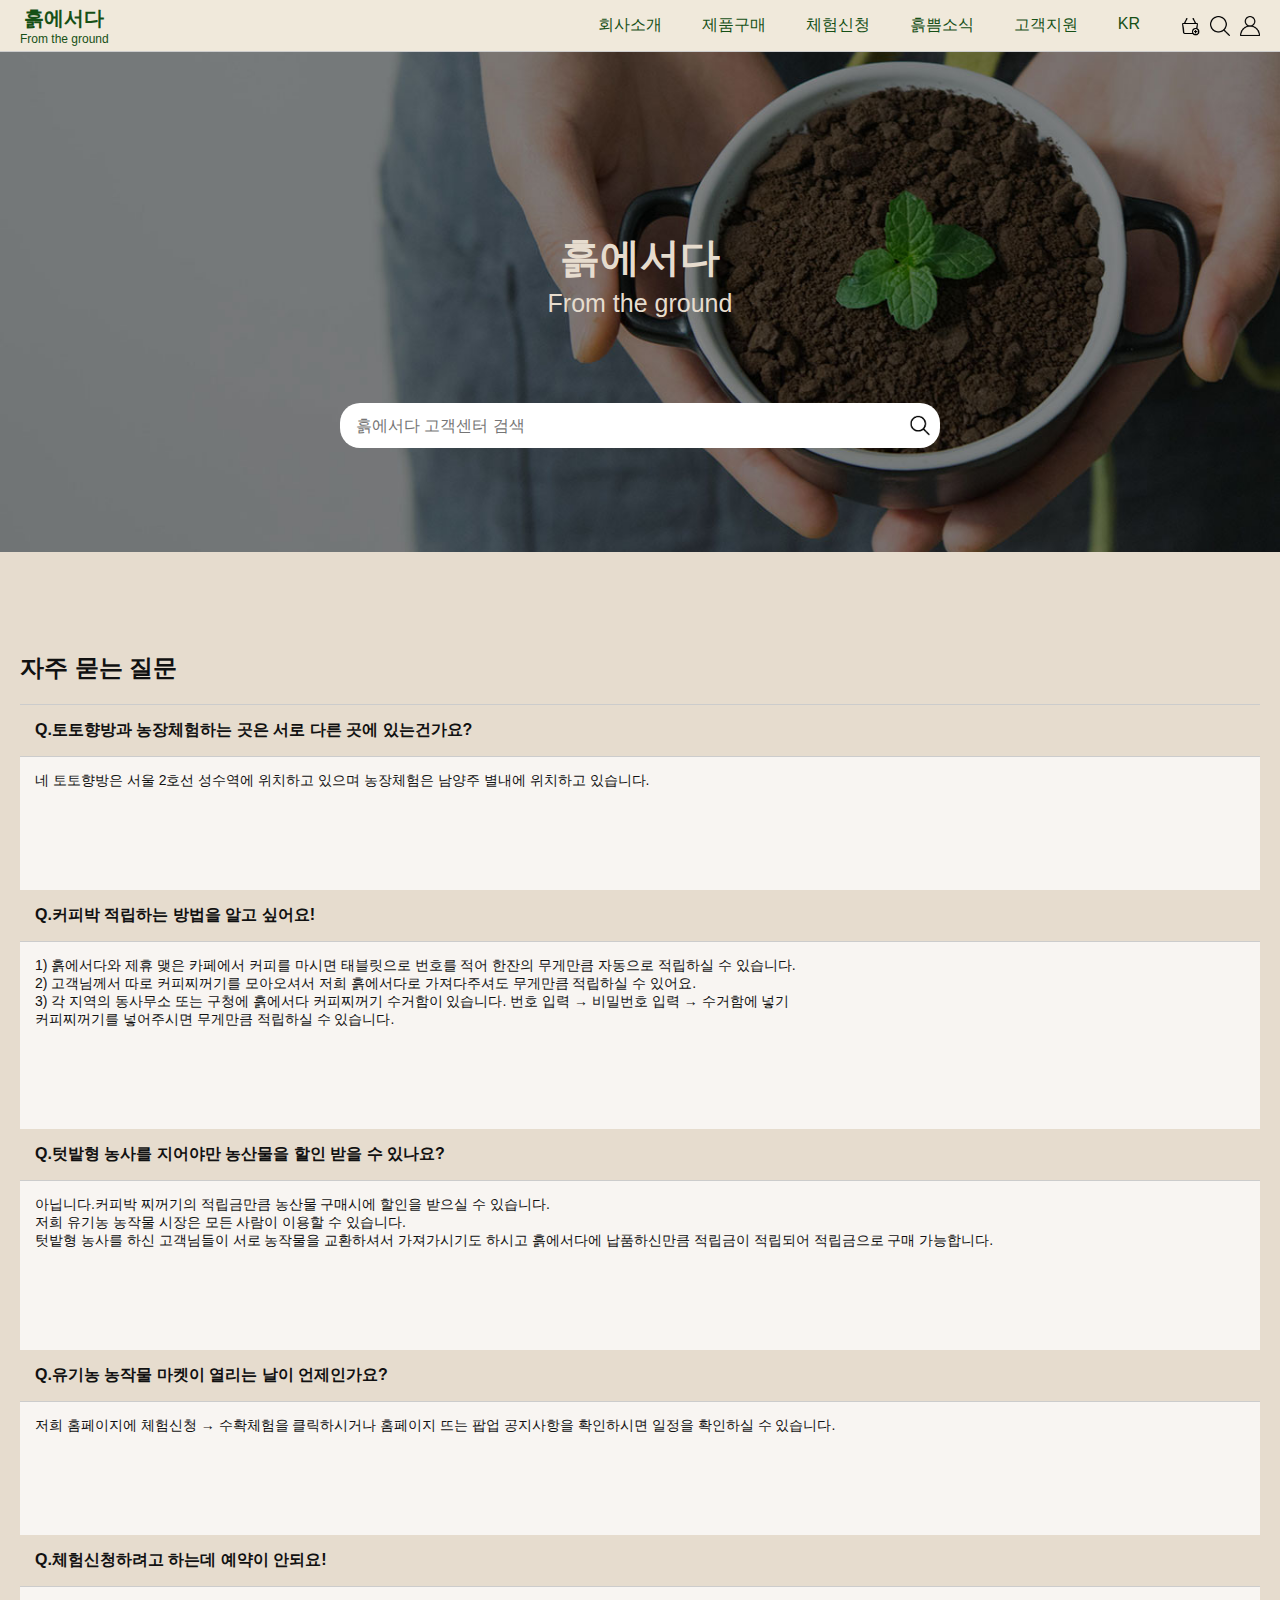
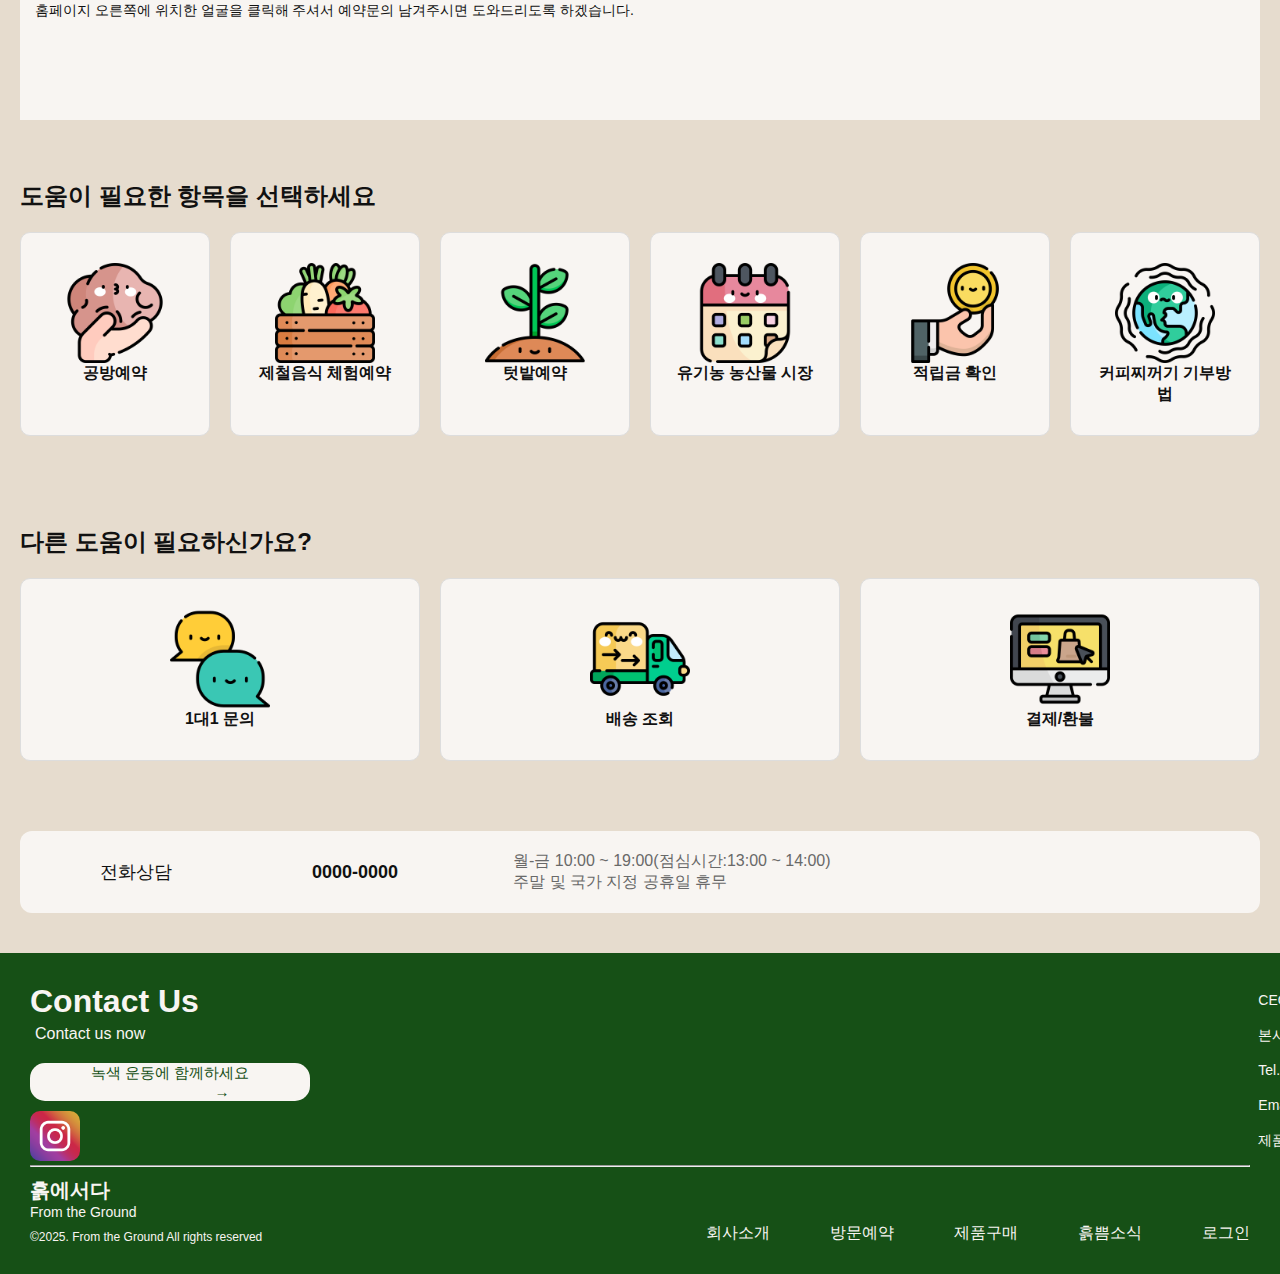
<file: notice.html>
<!DOCTYPE html>
<html lang="en">

<head>
    <meta charset="UTF-8">
    <meta name="viewport" content="width=device-width, initial-scale=1.0">
    <title>Document</title>
</head>
<link rel="stylesheet" href="./CSS/common_style.css">
<link rel="stylesheet" href="./CSS/notice_style.css">

<body>
    <header class="site-header">
        <div class="header-container">
          <div class="logo">
            <a href="./index.html"><h1>흙에서다</h1>
            <p>From the ground</p></a>
          </div>
          <div class="nav-right-group">
            <nav class="main-nav">
              <ul class="menu">
                <li class="has-sub">
                  <a href="#">회사소개</a>
                </li>
                <li class="has-sub">
                  <a href="./product.html">제품구매</a>
                  <ul class="submenu">
                    <li><a href="./product.html">농산물</a></li>
                    <li><a href="./product.html">친환경 제품</a></li>
                  </ul>
                </li>
                <li class="has-sub">
                  <a href="#">체험신청</a>
                  <ul class="submenu">
                    <li><a href="#">토토향방</a></li>
                    <li><a href="#">제철음식</a></li>
                    <li><a href="#">텃밭대여</a></li>
                    <li><a href="#">수확체험</a></li>
                  </ul>
                </li>
                <li><a href="#">흙쁨소식</a></li>
                <li class="has-sub">
                  <a href="./notice.html">고객지원</a>
                  <ul class="submenu">
                    <li><a href="./notice.html">문의하기</a></li>
                    <li><a href="./notice.html">자주하는 질문</a></li>
                  </ul>
                </li>
                <li><a href="#">KR</a></li>
              </ul>
            </nav>
            <div class="header-icons">
              <a href="#" class="icon basket" title="장바구니"></a>
              <a href="#" class="icon search" title="검색"></a>
              <a href="#" class="icon login" title="로그인"></a>
            </div>
          </div>
        </div>
      </header>
    <main>

        <section class="support-hero">
            <h1>흙에서다</h1>
            <p>From the ground</p>
            <div class="search-box">
                <input type="text" placeholder="흙에서다 고객센터 검색">
                <button type="submit"></button>
            </div>
        </section>
        <div class="support-main">
            <section class="faq">
                <h2>자주 묻는 질문</h2>
                <ul>
                    <li class="Q">Q.토토향방과 농장체험하는 곳은 서로 다른 곳에 있는건가요?</li>
                    <li class="answer
                    ">네 토토향방은 서울 2호선 성수역에 위치하고 있으며 농장체험은 남양주 별내에 위치하고 있습니다.</li>
                    <li class="Q">Q.커피박 적립하는 방법을 알고 싶어요!</li>
                    <li class="answer
                    ">1) 흙에서다와 제휴 맺은 카페에서 커피를 마시면 태블릿으로 번호를 적어 한잔의 무게만큼 자동으로 적립하실 수 있습니다.</br>
                        2) 고객님께서 따로 커피찌꺼기를 모아오셔서 저희 흙에서다로 가져다주셔도 무게만큼 적립하실 수 있어요.</br>
                        3) 각 지역의 동사무소 또는 구청에 흙에서다 커피찌꺼기 수거함이 있습니다. 번호 입력 &rarr; 비밀번호 입력 &rarr; 수거함에 넣기</br>
                        커피찌꺼기를 넣어주시면 무게만큼 적립하실 수 있습니다.</li>
                    <li class="Q">Q.텃밭형 농사를 지어야만 농산물을 할인 받을 수 있나요?</li>
                    <li class="answer
                    ">아닙니다.커피박 찌꺼기의 적립금만큼 농산물 구매시에 할인을 받으실 수 있습니다.</br> 저희 유기농 농작물 시장은 모든 사람이 이용할 수 있습니다.</br> 텃밭형 농사를 하신 고객님들이 서로 농작물을 교환하셔서 가져가시기도 하시고 흙에서다에 납품하신만큼 적립금이 적립되어 적립금으로 구매 가능합니다.   </li>
                    <li class="Q">Q.유기농 농작물 마켓이 열리는 날이 언제인가요?
                        <li class="answer
                        ">저희 홈페이지에 체험신청 &rarr; 수확체험을 클릭하시거나 홈페이지 뜨는 팝업 공지사항을 확인하시면 일정을 확인하실 수 있습니다.</li>
                    </li>
                    <li class="Q">Q.체험신청하려고 하는데 예약이 안되요!</li>
                    <li class="answer
                    "> 홈페이지 오른쪽에 위치한 얼굴을 클릭해 주셔서 예약문의 남겨주시면 도와드리도록 하겠습니다.</li>
                </ul>
            </section>
            <section class="help-categories">
                <h2>도움이 필요한 항목을 선택하세요</h2>
                <div class="grid-box">
                    <div class="help-card">
                        <div class="coffeeclay qna_icon"></div>공방예약
                    </div>
                    <div class="help-card">
                        <div class="food qna_icon"></div>제철음식 체험예약
                    </div>
                    <div class="help-card">
                        <div class="garden qna_icon"></div>텃밭예약
                    </div>
                    <div class="help-card">
                        <div class="market qna_icon"></div>유기농 농산물 시장
                    </div>
                    <div class="help-card">
                        <div class="savings qna_icon"></div>적립금 확인
                    </div>
                    <div class="help-card">
                        <div class="donation qna_icon"></div>커피찌꺼기 기부방법
                    </div>
                </div>
            </section>
            <section class="help-others">
                <h2>다른 도움이 필요하신가요?</h2>
                <div class="grid-box">
                    <div class="help-card">
                        <div class="qna qna_icon"></div>1대1 문의
                    </div>
                    <div class="help-card">
                        <div class="delivery qna_icon"></div>배송 조회
                    </div>
                    <div class="help-card">
                        <div class="refund qna_icon"></div> 결제/환불
                    </div>
                </div>
                <section class="phonecall">
                    <div class="phone-1">전화상담</div>
                    <div class="phone-2">0000-0000</div>
                    <div class="phone-3">월-금 10:00 ~ 19:00(점심시간:13:00 ~ 14:00)</br>
                    주말 및 국가 지정 공휴일 휴무</div>
                </section>
            </section>
        </div>
    </main>
    <footer class="footer">
        <div class="footer-top">
            <div class="footer-left">
                <h2>Contact Us</h2>
                <p>Contact us now</p>
                <div class="footer-input">
                    <button>녹색 운동에 함께하세요 &nbsp;&nbsp;&nbsp;&nbsp;&nbsp;&nbsp;&nbsp;&nbsp;&nbsp;&nbsp;&nbsp;&nbsp;&nbsp;&nbsp;&nbsp;&nbsp;&nbsp;&nbsp;&nbsp;&nbsp;&nbsp;&nbsp;&nbsp;&nbsp;&nbsp;&rarr;</button>
                </div>
                <div class="footer-middle">
                    <a href="https://www.instagram.com" target="_blank" class="insta-box"></a>
                </div>
            </div>
            <div class="footer-right">
                <p>CEO. 정명디 &nbsp;&nbsp; 사업자등록번호. 000-00-0000</p>
                <p>본사. 경기 성남시 판교로 동해누리길 258</p>
                <p>Tel. 031-0000-0000</p>
                <p>Email. sales@ground.co.kr</p>
                <p>제품문의. 031-0000-0000 &nbsp;&nbsp; Email. info@ground.co.kr</p>
            </div>
        </div>

        <hr>

        <div class="footer-bottom">
            <div class="logo-area">
                <h3>흙에서다</h3>
                <p>From the Ground</p>
                <small>©2025. From the Ground All rights reserved</small>
            </div>
            <ul class="footer-nav">
                <li><a href="#">회사소개</a></li>
                <li><a href="#">방문예약</a></li>
                <li><a href="#">제품구매</a></li>
                <li><a href="#">흙쁨소식</a></li>
                <li><a href="#">로그인</a></li>
                <li><a href="#">고객지원</a></li>
                <li><a href="#">장바구니</a></li>
                <li><a href="#">검색</a></li>
            </ul>
        </div>
    </footer>

</body>

</html>
</file>
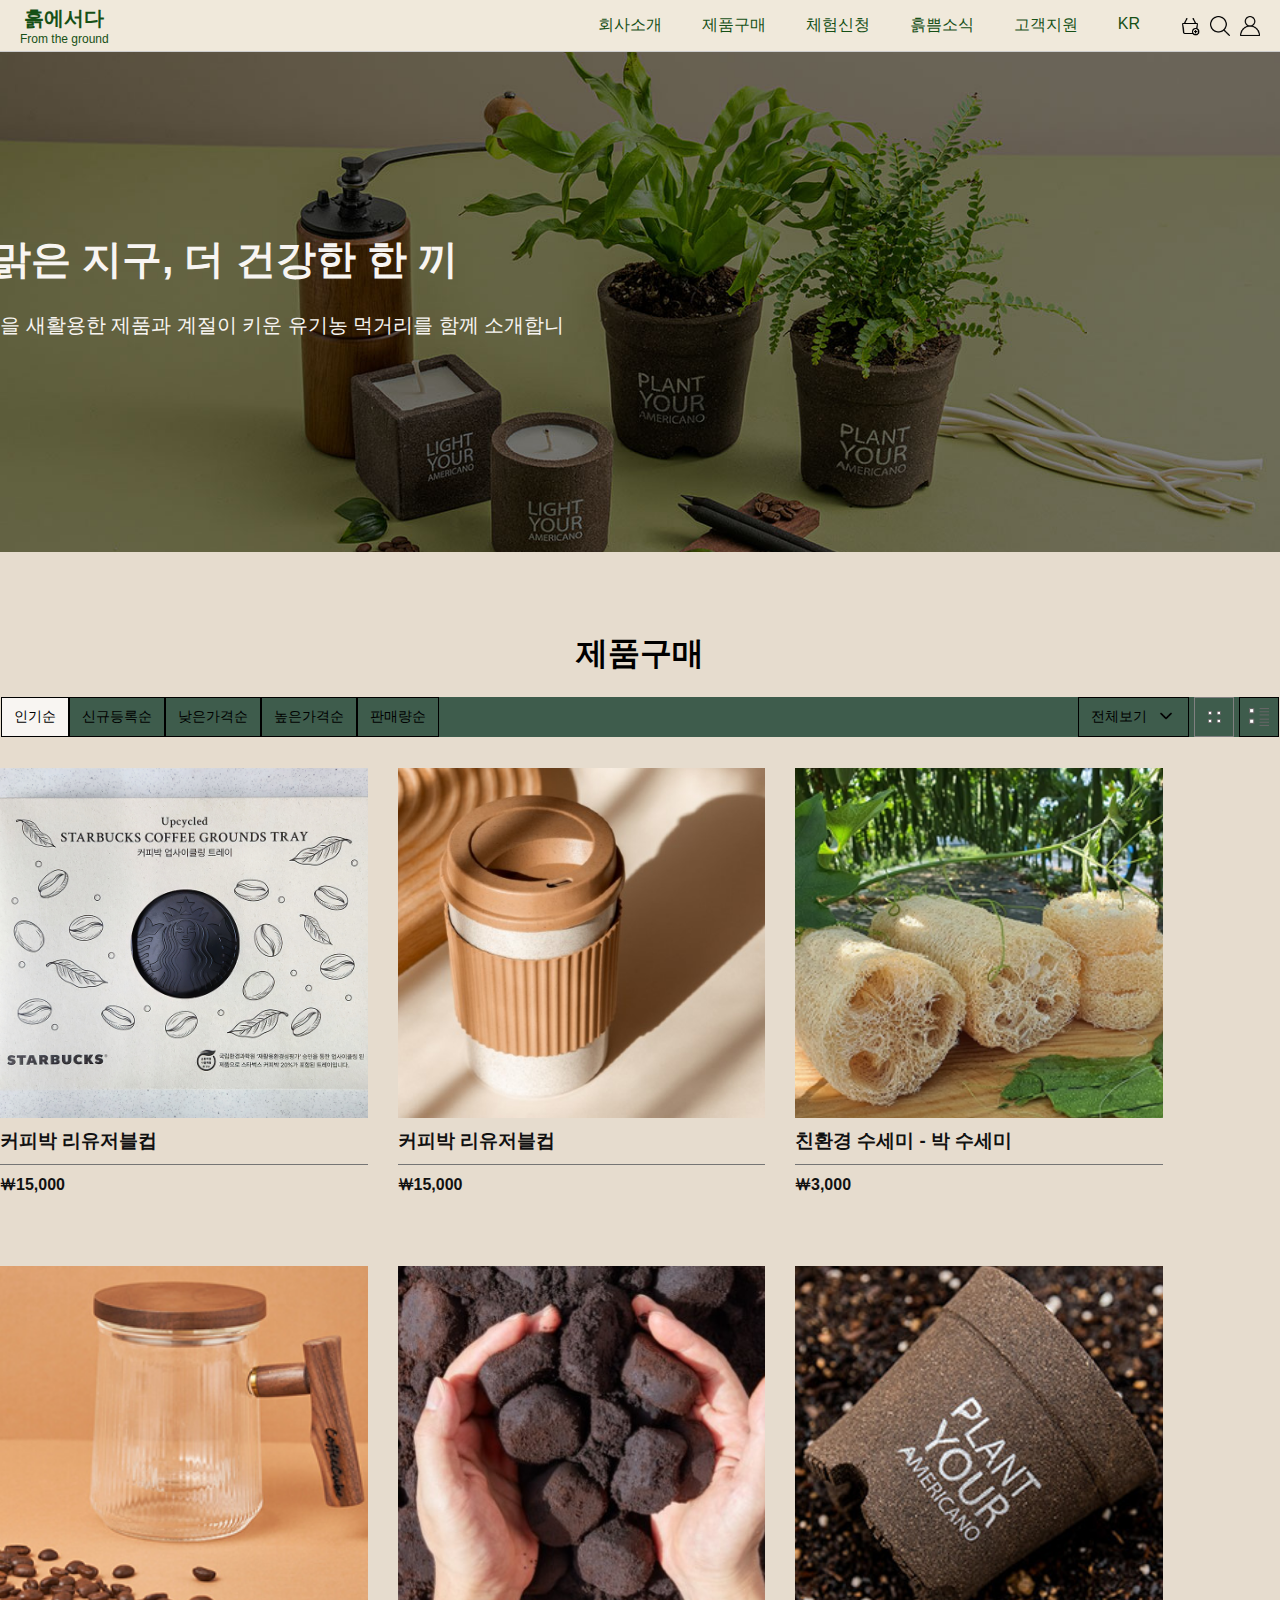
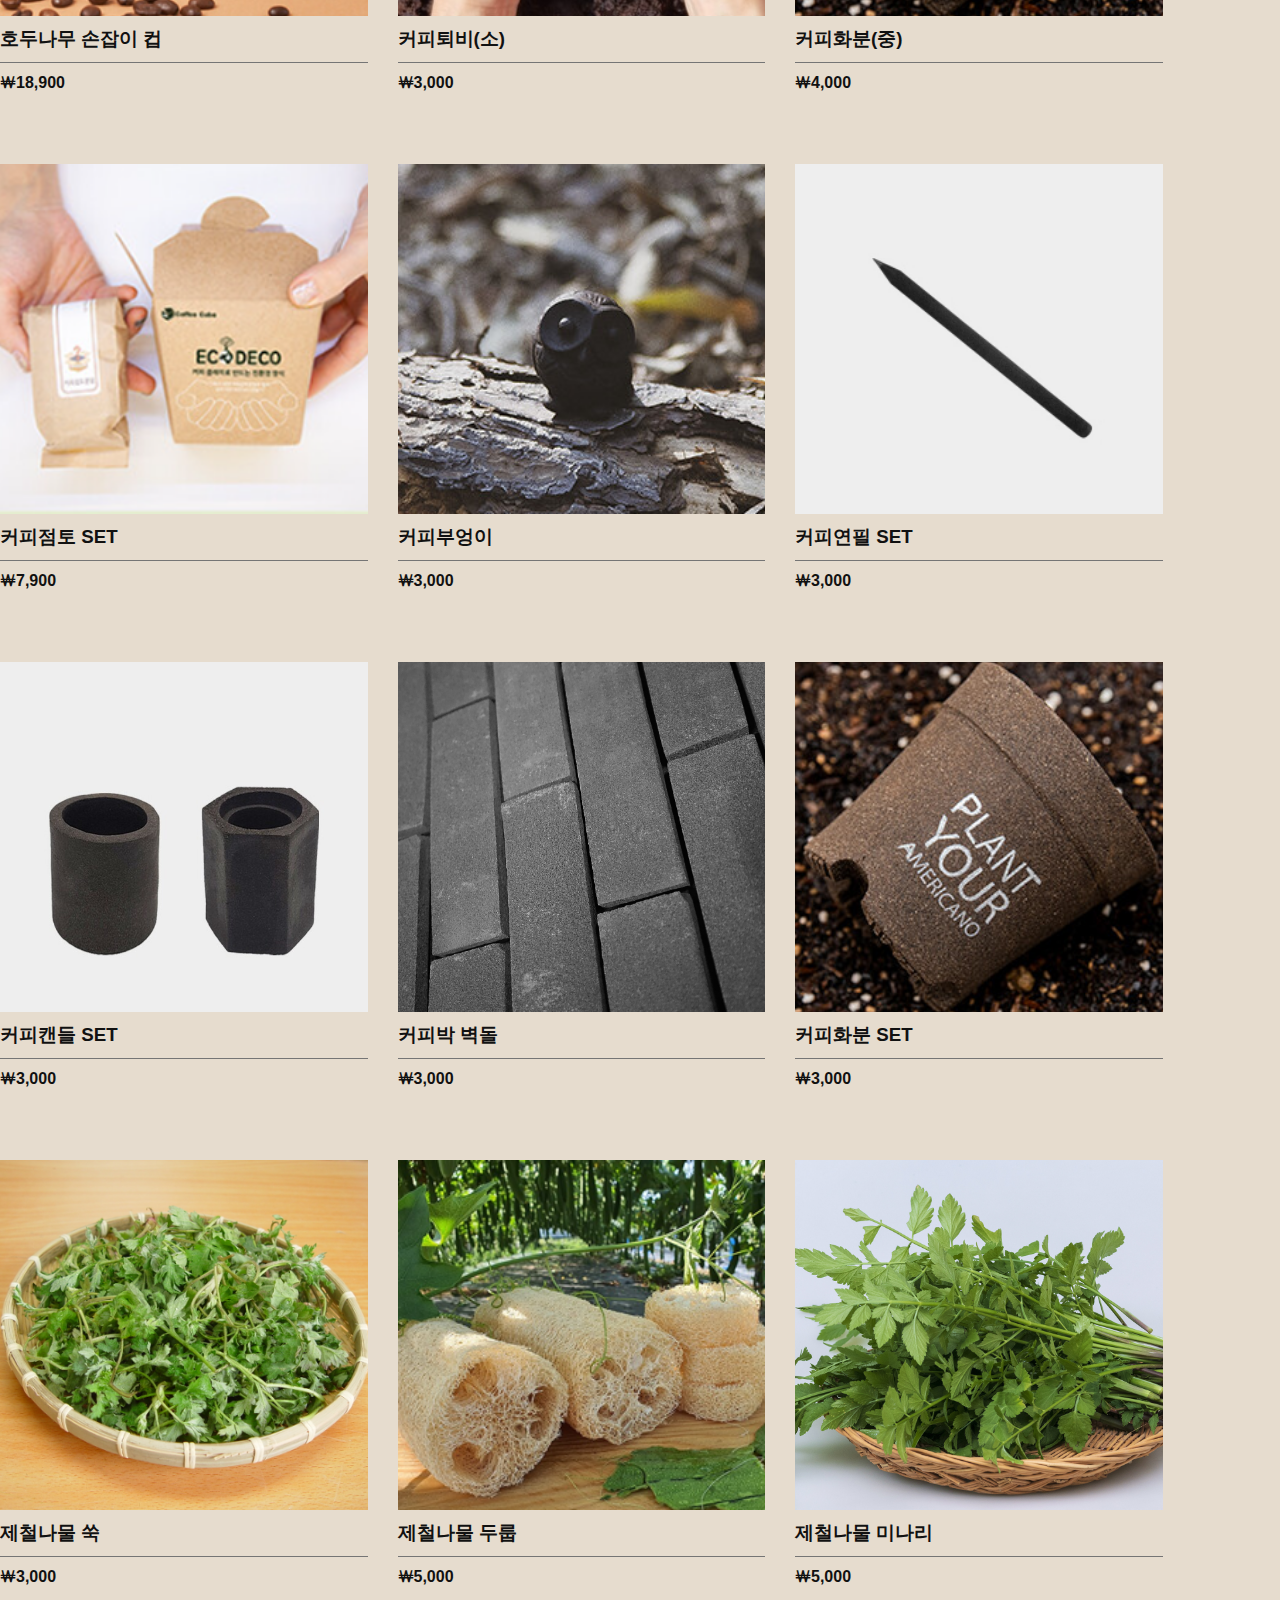
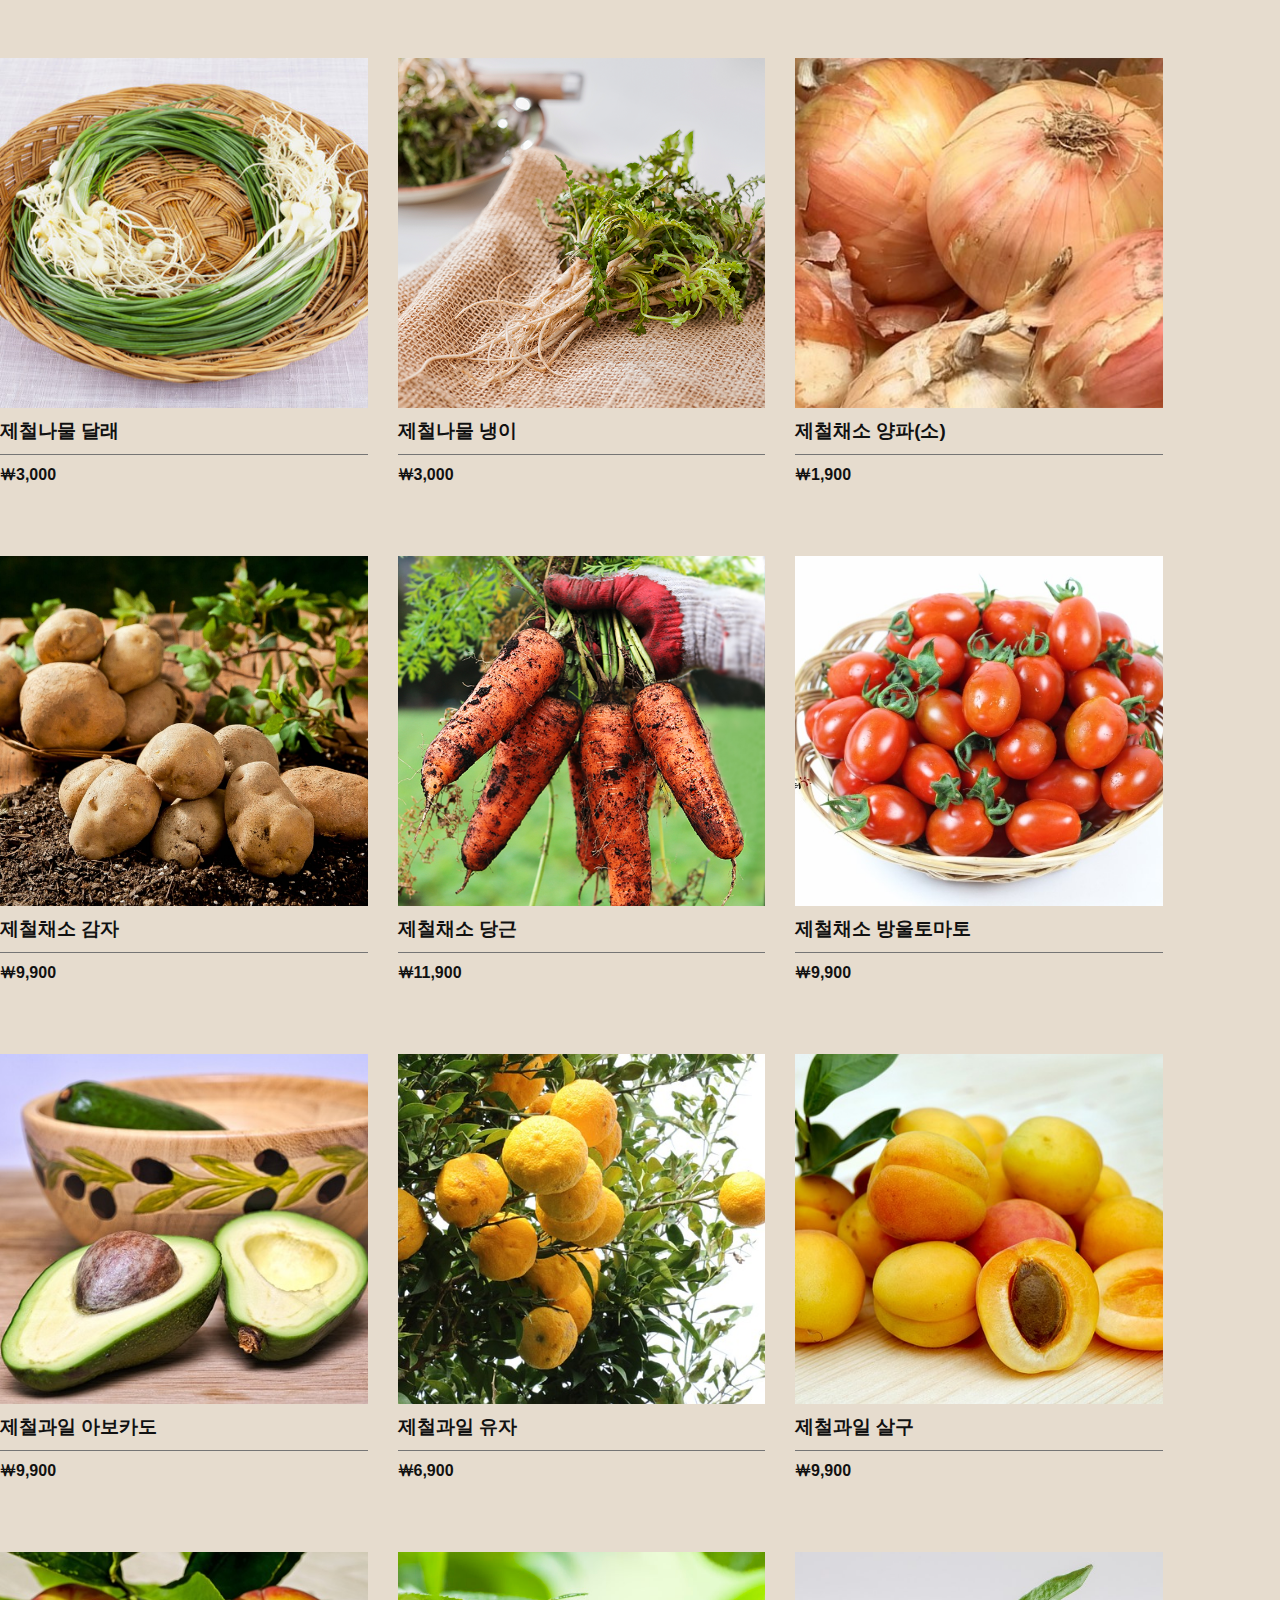
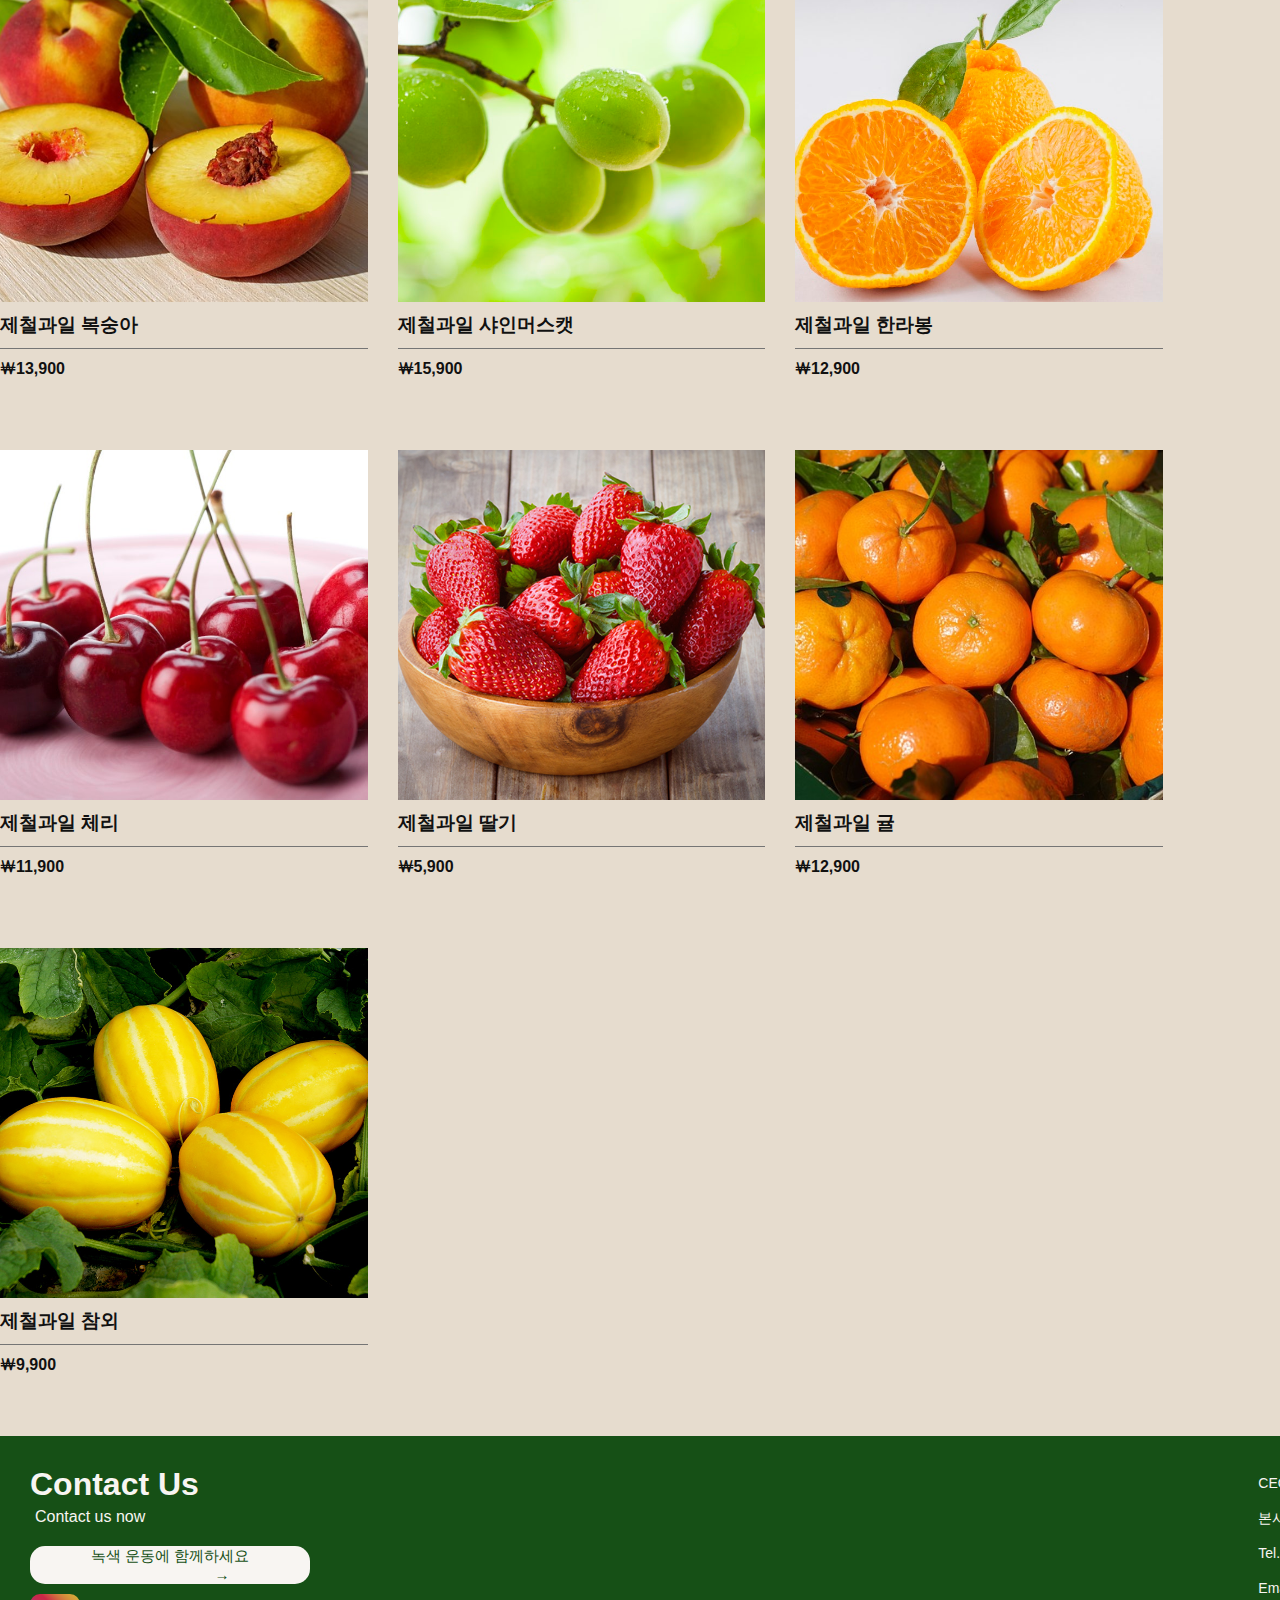
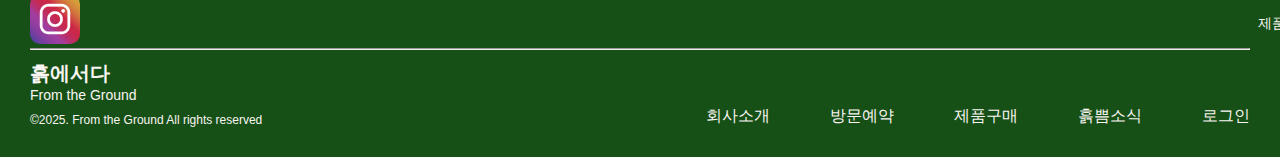
<file: product.html>
<!DOCTYPE html>
<html lang="en">

<head>
    <meta charset="UTF-8">
    <meta http-equiv="X-UA-Compatible" content="IE=edge">
    <meta name="viewport" content="width=device-width, initial-scale=1.0">
    <title>Document</title>
    <link rel="stylesheet" href="./CSS/common_style.css">
    <link rel="stylesheet" href="./CSS/product_style.css">
    <!-- common.css 공통css, header, footer -->
</head>
<body>
    <header class="site-header">
        <div class="header-container">
          <div class="logo">
            <a href="./index.html"><h1>흙에서다</h1>
            <p>From the ground</p></a>
          </div>
          <div class="nav-right-group">
            <nav class="main-nav">
              <ul class="menu">
                <li class="has-sub">
                  <a href="#">회사소개</a>
                </li>
                <li class="has-sub">
                  <a href="./product.html">제품구매</a>
                  <ul class="submenu">
                    <li><a href="./product.html">농산물</a></li>
                    <li><a href="./product.html">친환경 제품</a></li>
                  </ul>
                </li>
                <li class="has-sub">
                  <a href="#">체험신청</a>
                  <ul class="submenu">
                    <li><a href="#">토토향방</a></li>
                    <li><a href="#">제철음식</a></li>
                    <li><a href="#">텃밭대여</a></li>
                    <li><a href="#">수확체험</a></li>
                  </ul>
                </li>
                <li><a href="#">흙쁨소식</a></li>
                <li class="has-sub">
                  <a href="./notice.html">고객지원</a>
                  <ul class="submenu">
                    <li><a href="./notice.html">문의하기</a></li>
                    <li><a href="./notice.html">자주하는 질문</a></li>
                  </ul>
                </li>
                <li><a href="#">KR</a></li>
              </ul>
            </nav>
            <div class="header-icons">
              <a href="#" class="icon basket" title="장바구니"></a>
              <a href="#" class="icon search" title="검색"></a>
              <a href="#" class="icon login" title="로그인"></a>
            </div>
          </div>
        </div>
      </header>
    <main>
        <section class="main_img">
            <div class="text_cont">
                <h1>더 맑은 지구, 더 건강한 한 끼</h1>
                <p>커피박을 새활용한 제품과 계절이 키운 유기농 먹거리를 함께 소개합니다.</p>
            </div>
        </section>
        <section class="product-sec">
            <h2>제품구매</h2>
            <div class="product-listmenu">
                <ul class="category-nav">
                    <li><a href="#" class="fam_1">인기순</a></li>
                    <li><a href="#">신규등록순</a></li>
                    <li><a href="#">낮은가격순</a></li>
                    <li><a href="#">높은가격순</a></li>
                    <li><a href="#">판매량순</a></li>
                </ul>
                <div class="view-options">
                    <div class="dropdown">
                        <div>전체보기 <span class="arrow"></span></div>
                    </div>
                    <div class="icon-grid sub-icon" title="그리드 보기"></div>
                    <div class="icon-list sub-icon" title="리스트 보기"></div>
                </div>
            </div>
            <article>
                <figure>
                    <a href="#">
                        <div class="tray">
                        </div>
                        <figcaption class="product">
                            <h3>커피박 리유저블컵
                            </h3>
                            <h4>￦15,000</h4>
                        </figcaption>
                    </a>
                </figure>
                <figure>
                    <a href="#">
                        <div class="cup">
                        </div>
                        <figcaption class="product">
                            <h3>커피박 리유저블컵
                            </h3>
                            <h4>￦15,000</h4>
                        </figcaption>
                    </a>
                </figure>
                <figure>
                    <a href="#">
                        <div class="bak">
                        </div>
                        <figcaption class="product">
                            <h3>친환경 수세미 -
                                박 수세미</h3>
                            <h4>￦3,000</h4>
                        </figcaption>
                    </a>
                </figure>
                <figure>
                    <a href="#">
                        <div class="cup_1">
                        </div>
                        <figcaption class="product">
                            <h3>호두나무 손잡이 컵
                            </h3>
                            <h4>￦18,900</h4>
                        </figcaption>
                    </a>
                </figure>
                <figure>
                    <a href="#">
                        <div class="compost">
                        </div>
                        <figcaption class="product">
                            <h3>커피퇴비(소)
                            </h3>
                            <h4>￦3,000</h4>
                        </figcaption>
                    </a>
                </figure>
                <figure>
                    <a href="#">
                        <div class="flowerpot">
                        </div>
                        <figcaption class="product">
                            <h3>커피화분(중)
                            </h3>
                            <h4>￦4,000</h4>
                        </figcaption>
                    </a>
                </figure>
                <figure>
                    <a href="#">
                        <div class="clay">
                        </div>
                        <figcaption class="product">
                            <h3>커피점토 SET
                            </h3>
                            <h4>￦7,900</h4>
                        </figcaption>
                    </a>
                </figure>
                <figure>
                    <a href="#">
                        <div class="owl">
                        </div>
                        <figcaption class="product">
                            <h3>커피부엉이
                            </h3>
                            <h4>￦3,000</h4>
                        </figcaption>
                    </a>
                </figure>
                <figure>
                    <a href="#">
                        <div class="pan">
                        </div>
                        <figcaption class="product">
                            <h3>커피연필 SET
                            </h3>
                            <h4>￦3,000</h4>
                        </figcaption>
                    </a>
                </figure>
                <figure>
                    <a href="#">
                        <div class="can">
                        </div>
                        <figcaption class="product">
                            <h3>커피캔들 SET
                            </h3>
                            <h4>￦3,000</h4>
                        </figcaption>
                    </a>
                </figure>
                <figure>
                    <a href="#">
                        <div class="brick">
                        </div>
                        <figcaption class="product">
                            <h3>커피박 벽돌
                            </h3>
                            <h4>￦3,000</h4>
                        </figcaption>
                    </a>
                </figure>
                <figure>
                    <a href="#">
                        <div class="flow_set">
                        </div>
                        <figcaption class="product">
                            <h3>커피화분 SET
                            </h3>
                            <h4>￦3,000</h4>
                        </figcaption>
                    </a>
                </figure>
                <figure>
                    <a href="#">
                        <div class="mugwort">
                        </div>
                        <figcaption class="product">
                            <h3>제철나물 쑥
                            </h3>
                            <h4>￦3,000</h4>
                        </figcaption>
                    </a>
                </figure>
                <figure>
                    <a href="#">
                        <div class="durub">
                        </div>
                        <figcaption class="product">
                            <h3>제철나물 두룹
                            </h3>
                            <h4>￦5,000</h4>
                        </figcaption>
                    </a>
                </figure>
                <figure>
                    <a href="#">
                        <div class="minari">
                        </div>
                        <figcaption class="product">
                            <h3>제철나물 미나리
                            </h3>
                            <h4>￦5,000</h4>
                        </figcaption>
                    </a>
                </figure>
                <figure>
                    <a href="#">
                        <div class="dallae">
                        </div>
                        <figcaption class="product">
                            <h3>제철나물 달래
                            </h3>
                            <h4>￦3,000</h4>
                        </figcaption>
                    </a>
                </figure>
                <figure>
                    <a href="#">
                        <div class="naengi">
                        </div>
                        <figcaption class="product">
                            <h3>제철나물 냉이
                            </h3>
                            <h4>￦3,000</h4>
                        </figcaption>
                    </a>
                </figure>
                <figure>
                    <a href="#">
                        <div class="onion
                        ">
                        </div>
                        <figcaption class="product">
                            <h3>제철채소 양파(소)
                            </h3>
                            <h4>￦1,900</h4>
                        </figcaption>
                    </a>
                </figure>
                <figure>
                    <a href="#">
                        <div class="potato">
                        </div>
                        <figcaption class="product">
                            <h3>제철채소 감자
                            </h3>
                            <h4>￦9,900</h4>
                        </figcaption>
                    </a>
                </figure>
                <figure>
                    <a href="#">
                        <div class="carrot">
                        </div>
                        <figcaption class="product">
                            <h3>제철채소 당근
                            </h3>
                            <h4>￦11,900</h4>
                        </figcaption>
                    </a>
                </figure>
                <figure>
                    <a href="#">
                        <div class="tomato">
                        </div>
                        <figcaption class="product">
                            <h3>제철채소 방울토마토
                            </h3>
                            <h4>￦9,900</h4>
                        </figcaption>
                    </a>
                </figure>
                <figure>
                    <a href="#">
                        <div class="abocado">
                        </div>
                        <figcaption class="product">
                            <h3>제철과일 아보카도
                            </h3>
                            <h4>￦9,900</h4>
                        </figcaption>
                    </a>
                </figure>
                <figure>
                    <a href="#">
                        <div class="uja">
                        </div>
                        <figcaption class="product">
                            <h3>제철과일 유자
                            </h3>
                            <h4>￦6,900</h4>
                        </figcaption>
                    </a>
                </figure>
                <figure>
                    <a href="#">
                        <div class="salgu">
                        </div>
                        <figcaption class="product">
                            <h3>제철과일 살구
                            </h3>
                            <h4>￦9,900</h4>
                        </figcaption>
                    </a>
                </figure>
                <figure>
                    <a href="#">
                        <div class="peach">
                        </div>
                        <figcaption class="product">
                            <h3>제철과일 복숭아
                            </h3>
                            <h4>￦13,900</h4>
                        </figcaption>
                    </a>
                </figure>
                <figure>
                    <a href="#">
                        <div class="shine_muscat">
                        </div>
                        <figcaption class="product">
                            <h3>제철과일 샤인머스캣
                            </h3>
                            <h4>￦15,900</h4>
                        </figcaption>
                    </a>
                </figure>
                <figure>
                    <a href="#">
                        <div class="hallabong">
                        </div>
                        <figcaption class="product">
                            <h3>제철과일 한라봉
                            </h3>
                            <h4>￦12,900</h4>
                        </figcaption>
                    </a>
                </figure>
                <figure>
                    <a href="#">
                        <div class="cherry">
                        </div>
                        <figcaption class="product">
                            <h3>제철과일 체리
                            </h3>
                            <h4>￦11,900</h4>
                        </figcaption>
                    </a>
                </figure>
                <figure>
                    <a href="#">
                        <div class="strawberry">
                        </div>
                        <figcaption class="product">
                            <h3>제철과일 딸기
                            </h3>
                            <h4>￦5,900</h4>
                        </figcaption>
                    </a>
                </figure>
                <figure>
                    <a href="#">
                        <div class="mandarine">
                        </div>
                        <figcaption class="product">
                            <h3>제철과일 귤
                            </h3>
                            <h4>￦12,900</h4>
                        </figcaption>
                    </a>
                </figure>
                <figure>
                    <a href="#">
                        <div class="oriental_melon">
                        </div>
                        <figcaption class="product">
                            <h3>제철과일 참외
                            </h3>
                            <h4>￦9,900</h4>
                        </figcaption>
                    </a>
                </figure>
        </section>
    </main>
    <footer>
        <footer class="footer">
            <div class="footer-top">
                <div class="footer-left">
                    <h2>Contact Us</h2>
                    <p>Contact us now</p>
                    <div class="footer-input">
                        <button>녹색 운동에 함께하세요
                            &nbsp;&nbsp;&nbsp;&nbsp;&nbsp;&nbsp;&nbsp;&nbsp;&nbsp;&nbsp;&nbsp;&nbsp;&nbsp;&nbsp;&nbsp;&nbsp;&nbsp;&nbsp;&nbsp;&nbsp;&nbsp;&nbsp;&nbsp;&nbsp;&nbsp;&rarr;</button>
                    </div>
                    <div class="footer-middle">
                        <a href="https://www.instagram.com" target="_blank" class="insta-box"></a>
                    </div>
                </div>
                <div class="footer-right">
                    <p>CEO. 정명디 &nbsp;&nbsp; 사업자등록번호. 000-00-0000</p>
                    <p>본사. 경기 성남시 판교로 동해누리길 258</p>
                    <p>Tel. 031-0000-0000</p>
                    <p>Email. sales@ground.co.kr</p>
                    <p>제품문의. 031-0000-0000 &nbsp;&nbsp; Email. info@ground.co.kr</p>
                </div>
            </div>

            <hr>

            <div class="footer-bottom">
                <div class="logo-area">
                    <h3>흙에서다</h3>
                    <p>From the Ground</p>
                    <small>©2025. From the Ground All rights reserved</small>
                </div>
                <ul class="footer-nav">
                    <li><a href="#">회사소개</a></li>
                    <li><a href="#">방문예약</a></li>
                    <li><a href="#">제품구매</a></li>
                    <li><a href="#">흙쁨소식</a></li>
                    <li><a href="#">로그인</a></li>
                    <li><a href="#">고객지원</a></li>
                    <li><a href="#">장바구니</a></li>
                    <li><a href="#">검색</a></li>
                </ul>
            </div>
        </footer>

</body>

</html>
</file>
<file: CSS/common_style.css>
* {
      margin: 0;
      padding: 0;
      box-sizing: border-box;
      font-family: 'Noto Sans KR', sans-serif;
    }
    ul, li { list-style: none; }
    a { text-decoration: none; color: #165016; }

.site-header {
  position: sticky;
  top: 0;
  background-color: #f0e9db;
  border-bottom: 1px solid #ccc;
  z-index: 1000;
}

.header-container {
  display: flex;
  justify-content: space-between;
  align-items: center;
  max-width: 1560px;
  margin: 0 auto;
  padding: 5px 20px;
}

.nav-right-group {
  display: flex;
  align-items: center;
  gap: 30px;
}
/* 왼쪽 로고 */
.logo {
  flex-shrink: 0;
  text-align: center;
}

.logo h1 {
  font-size: 20px;
  color: #165016;
  margin: 0;
}

.logo p {
  font-size: 12px;
  margin: 0;
  color: #165016;
}


.nav-right-wrap {
  display: flex;
  align-items: center;
  gap: 30px;
}

/* 메뉴 스타일 */
.main-nav .menu {
  list-style: none;
  display: flex;
  gap: 20px;
  margin: 0;
  padding: 0;
}

.main-nav .menu li {
  position: relative;
}

.main-nav .menu li a {
  text-decoration: none;
  color: #165016;
  padding: 10px 10px;
  display: block;
}

.main-nav .menu li:hover > a {
  background-color: #165016;
  color: #E6DCCE;
  border-radius: 5px;
}

/* 드롭다운 메뉴 */
.submenu {
  position: absolute;
  top: 100%;
  left: 0;
  background-color: #fff;
  border: 1px solid #ddd;
  list-style: none;
  padding: 10px 0;
  display: none;
  min-width: 150px;
}

.menu li:hover .submenu {
  display: block;
}

.submenu li a {
  padding: 8px 15px;
  color: #333;
  white-space: nowrap;
}

.submenu li a:hover {
  background-color: #f5f5f5;
}

/* 아이콘 영역 */
.header-icons {
  display: flex;
  gap: 10px;
}

.icon {
  display: inline-block;
  width: 20px;
  height: 20px;
  background-size: cover;
  background-position: center;
}

.icon.basket {
  background-image: url('./../IMG/shoppingcart.png');
}

.icon.search {
  background-image: url('./../IMG/seach.png');
}

.icon.login {
  background-image: url('./../IMG/login.png');
}

.icon.menu {
  background-image: url('./../IMG/free-icon-menu-1828859.png');
}
  /* 어사이드 */
.face-up{
  position: fixed;
  background-color:blue;
}
.face{
  width: 50px; height: 50px;
  background-image: url(./../IMG/aside-face.png);
  background-position: center;
  background-repeat: no-repeat;
  background-size: cover;
}
.res{
  width: 50px; height: 30px;
  background-image: url(./../IMG/reservation.png);
  background-position: center;
  background-repeat: no-repeat;
  background-size: cover;
}
.inquiry{
  width: 50px; height: 30px;
  background-image: url(./../IMG/inquiry.png);
  background-position: center;
  background-repeat: no-repeat;
  background-size: cover;
}
.up{
  width: 50px; height: 50px;
  background-image: url(./../IMG/aside-up.png);
  background-position: center;
  background-repeat: no-repeat;
  background-size: cover;
}

  /* 푸터 영역 */
  .footer {
    background-color: #165016;
    color: #F8F5F2;
    padding: 30px 30px;
  }

  .footer-top {
    display: flex;
    width: 1560px;
    justify-content: space-between;
    flex-wrap: wrap;
    gap: 30px;
    margin: 0 auto;
  }

  .footer-left h2 {
    font-size: 32px;
    margin-bottom: 5px;

  }

  .footer-left p {
    font-size: 16px;
    margin-bottom: 20px;
    margin-left: 5px;
  }

  .footer-input {
    display: flex;
    background: #F8F5F2;
    border-radius: 15px;
    overflow: hidden;
    width: 280px;
    height: 38px;
    font-weight: bold;
  }

  .footer-input a {
    color: #165016;
  }

  .footer-input p {
    color: #165016;
    flex: 1;
    font-size: 14px;
    padding-top: 10px;
  }

  .footer-input button {
    background: #F8F5F2;
    color: #165016;
    border: none;
    padding: 0 15px;
    cursor: pointer;
    font-size: 15px;
  }

  .footer-right p {
    font-size: 14px;
    line-height: 2.5;
  }

  .footer-middle .insta-box {
    width: 50px;
    height: 50px;
    background-color: #F8F5F2;
    border-radius: 10px;
    display: inline-block;
    margin-top: 10px;
  }

  .footer-middle>a {
    background-image: url(./../IMG/instagram.png);
    background-repeat: no-repeat;
    background-size: cover;
    background-position: center;
  }

  .footer-bottom {
    display: flex;
    width: 1560px;
    margin: 0 auto;
    justify-content: space-between;
    align-items: flex-end;
    margin-top: 10px;
    flex-wrap: wrap;
    gap: 20px;
  }

  .logo-area h3 {
    font-size: 20px;
    font-weight: 700;
    margin: 0;
  }

  .logo-area p {
    margin: 0;
    font-size: 14px;
  }

  .logo-area small {
    font-size: 12px;
    display: block;
    margin-top: 10px;
    color: #F8F5F2;
  }

  .footer-nav {
    display: flex;
    flex-wrap: wrap;
    gap: 60px;
    list-style: none;
    padding: 0;
    margin: 0;
  }

  .footer-nav li a {
    color: #F8F5F2;
    font-size: 16px;
    text-decoration: none;
  }

  .action-section {
      max-width: 1200px;
      margin: 0 auto;
      padding: 80px 20px;
      display: flex;
      gap: 40px;
      align-items: flex-start;
    }

    .action-text {
      flex: 1;
    }

    .action-text small {
      color: #165016;
      font-weight: bold;
      font-size: 14px;
    }

    .action-text h2 {
      font-size: 36px;
      margin: 10px 0 0;
      color: #111;
    }

    .action-images {
      flex: 2;
      display: grid;
      grid-template-columns: repeat(2, 1fr);
      grid-template-rows: auto;
      gap: 20px;
      position: relative;
    }

    .img-box {
      position: relative;
    }

    .img-box img {
      width: 100%;
      height: auto;
      display: block;
      border-radius: 8px;
    }

    .img-caption {
      position: absolute;
      bottom: 10px;
      left: 10px;
      font-size: 12px;
      color: white;
      background-color: rgba(0,0,0,0.4);
      padding: 4px 8px;
      border-radius: 4px;
    }

    .img-illustration {
      position: absolute;
      bottom: -40px;
      left: 30%;
      width: 120px;
    }

    @media (max-width: 768px) {
      .action-section {
        flex-direction: column;
      }

      .action-images {
        grid-template-columns: 1fr;
      }

      .img-illustration {
        position: static;
        margin: 20px auto 0;
        display: block;
      }
</file>
<file: CSS/notice_style.css>
main{
    width: 100%;
    background-color: #E6DCCE;
}
.support-hero {
  background-image: url(./../IMG/main_visual03.jpg);
  background-size: cover;
  background-position: center;
  background-repeat: no-repeat;
  min-height: 500px;
  padding: 200px 20px;
  text-align: center;
  height: 500px;
  line-height: 70%;
  color: #F8F5F2;
}
.support-main {
    padding: 40px 20px;
    font-family: 'Noto Sans KR', sans-serif;
    background-color: #E6DCCE;
    color: #111;
    max-width: 1560px;
    width: 100%;
    margin: 0 auto;
  }
  
  .support-hero h1 {
    font-size: 40px;
    color: #E6DCCE;
  }

  .support-hero p{
    font-size: 25px;
    color: #E6DCCE;
    font-weight:normal;
    line-height: 80px;
    margin-bottom: 60px;
  }
  
  .search-box {
    display: flex;
    justify-content: center;
    max-width: 600px;
    max-height: 45px;
    margin: 0 auto;
  }
  
  .search-box input {
    flex: 1;
    padding: 12px 16px;
    font-size: 16px;
    border: none;
    border-radius: 20px 0 0 20px;
    outline: none;
  }
  
  .search-box button {
    width: 30px; height: 45px;
    
    padding: 10px 20px;
    border: none;
    background-color:#fff;
    border-radius: 0 20px 20px 0;
    cursor: pointer;
    background-image: url(./../IMG/inquiry-seach.png);
    background-position: center;
    background-repeat: no-repeat;
    background-size: cover;
  }
  .faq {
    margin-top: 60px;
  }
  
  .faq h2 {
    font-size: 24px;
    margin-bottom: 20px;
  }
  
  .faq ul {
    list-style: none;
    padding: 0;
    border-top: 1px solid #ccc;
  }
  
  .Q {
    padding: 15px;
    font-size: 16px;
    font-weight: bold;
    border-bottom: 1px solid #ccc;
    cursor: pointer;
  }
  .answer{
    background-color: #F8F5F2;
    font-size: 14px;
    font-weight: normal;
    padding: 15px 15px 100px 15px;
  }
  .help-categories, .help-others {
    margin-top: 60px;
  }
  
  .help-categories h2, .help-others h2 {
    font-size: 24px;
    margin-bottom: 20px;
  }
  
  .grid-box {
    display: grid;
    grid-template-columns: repeat(auto-fit, minmax(180px, 1fr));
    gap: 20px;
  }
  
  .qna_icon{
    width: 100px; height: 100px;
    margin: 0 auto;
  }
  .coffeeclay{
    background-image: url(./../IMG/icon-clay.png);
    background-position: center;
    background-repeat: no-repeat;
    background-size: cover;
  }
  .food{
    background-image: url(./../IMG/icon-crate.png);
    background-position: center;
    background-repeat: no-repeat;
    background-size: cover;
  }
  .garden{
    background-image: url(./../IMG/icon-growing.png);
    background-position: center;
    background-repeat: no-repeat;
    background-size: cover;
  }
  .market{
    background-image: url(./../IMG/icon-calendar.png);
    background-position: center;
    background-repeat: no-repeat;
    background-size: cover;
  }
  .savings{
    background-image: url(./../IMG/icon-coin.png);
    background-position: center;
    background-repeat: no-repeat;
    background-size: cover;
  }
  .donation{
    background-image: url(./../IMG/icon-earthquake.png);
    background-position: center;
    background-repeat: no-repeat;
    background-size: cover;
  }
  .qna{
    background-image: url(./../IMG/icon-chat.png);
    background-position: center;
    background-repeat: no-repeat;
    background-size: cover;
  }
  .delivery{
    background-image: url(./../IMG/icon-delivery-truck.png);
    background-position: center;
    background-repeat: no-repeat;
    background-size: cover;
  }  
  .refund{
    background-image: url(./../IMG/icon-ecommerce.png);
    background-position: center;
    background-repeat: no-repeat;
    background-size: cover;
  }
  .help-card {
    background-color: #F8F5F2;
    padding: 30px 20px;
    border-radius: 10px;
    font-size: 16px;
    font-weight: bold;
    text-align: center;
    border: 1px solid #ddd;
    cursor: pointer;
    transition: 0.2s;
    margin-bottom: 30px;
  }
  
  .help-card:hover {
    background-color: #eee;
  }
  .phonecall{
    display: flex;
    background-color: #F8F5F2;
    padding: 10px;
    align-items: center;
    margin-top: 40px;
    width: 100%;
    justify-content: flex-start;
    border-radius: 12px;
 
  }
  .phone-1{
    text-align: center;
    padding: 10px 70px;
    font-size: 18px;
  }
  .phone-2{
    text-align: center;
    padding: 10px 70px;
    font-weight: bold;
    font-size: 18px;
  }
  .phone-3{
    padding: 10px 45px;
    font-size: 16px;
    color:dimgrey;
  }
</file>
<file: CSS/product_style.css>
main {
    position: relative;
    background-color: #E6DCCE;
    height: 100%;
    padding-bottom: 20px;
}
.main_img {
    width: 100%;
    height: 500px;
    background-image: url(./../IMG/sub_visual5_01.jpg);
    background-size: cover;
    background-position: center;
    background-repeat: no-repeat;
    min-height: 400px;
    position: relative;
    display: flex;
    justify-content:center;
}

.main_img>.text_cont>h1{
    position: absolute;
    color: #F8F5F2;
    z-index: 100;
    top: 180px;
    font-size: 40px;
    transform: translateX(-700px);
}

.main_img>.text_cont>p{
    color: #F8F5F2;
    position: absolute;
    z-index: 100;
    top: 260px;
    font-size: 20px;
    font-weight:lighter;
    transform: translateX(-700px);
}
section>h2 {
    font-size: 32px;
    color: #000;
    font-weight: bold;
    text-align: center;
    padding: 80px 0 20px;
}

.product-sec {
    width: 100%;
    max-width: 1560px;
    margin: 0 auto;
}

.product-listmenu {
    display: flex;
    justify-content: space-between;
    align-items: center;
    background-color: #3E5C4C;
    border: 1px solid #E6DCCE;
    flex-wrap: wrap;
    margin-bottom: 30px;
}

.category-nav {
    display: flex;
    flex-wrap: wrap;
    margin: 0;
    padding: 0;
    list-style: none;
}
.category-nav li:hover>a{
    background-color: #E6DCCE;
    color: #3E5C4C;
    border: gray 1px solid;
}
.category-nav li a {
    display: block;
    padding: 10px 12px;
    /* background-color: #3E5C4C; */
    color: #000;
    font-weight:normal;
    border: 1px solid #000;
    font-size: 14px;
    text-decoration: none;
}

.fam_1{
    font-weight: bold;
    border:1px gray solid;
    background-color: #F8F5F2;
    color: #3E5C4C;
}
.view-options {
    display: flex;
    align-items: center;
    gap: 5px;
}

.dropdown{
    display: flex;
    align-items: center;
    justify-content: space-between;
    padding: 10px 12px;
    background-color: #3E5C4C;
    border: 1px solid #000;
    font-weight: normal;
    font-size: 14px;
    cursor: pointer;
    color: #000;
}

.arrow {
    display: inline-block;
    width: 20px;
    height: 10px;
    background-image: url('./../IMG/downarrow.png');
    background-size:cover;
    background-repeat: no-repeat;
    background-position: center;
    margin-left: 5px;
}

.sub-icon {
    width: 40px;
    height: 40px;
    background-color: #3E5C4C;
    border: 1px solid #000;
    background-size: 20px;
    background-repeat: no-repeat;
    background-position: center;
    cursor: pointer;
}

.icon-grid {
    background-image: url('./../IMG/icon_sort_a3_on.png');
    border: gray 1px solid;
}

.icon-list {
    background-image: url(./../IMG/icon_sort_b3_on.png);
}

article {
    display: flex;
    gap: 30px;
    flex-wrap: wrap;
    width: 100%;
}

.product>h3 {
    color: #111;
    border-bottom: 1px solid #757575;
    padding: 10px 0;
}

.product>h4 {
    color: #111;
    padding-top: 10px;
    padding-bottom: 40px;
}

.cup {
    background-image: url(./../IMG/Reusablecup.jpg);
    background-position: center;
    background-repeat: no-repeat;
    background-size: cover;
    width: 367.5px;
    height: 350px;
}

.bak {
    background-image: url(./../IMG/ApplauseSemi.png);
    background-position: center;
    background-repeat: no-repeat;
    background-size: cover;
    width: 367.5px;
    height: 350px;
}

.cup_1 {
    background-image: url(./../IMG/Walnut-tree-cup.png);
    background-position: center;
    background-repeat: no-repeat;
    background-size: cover;
    width: 367.5px;
    height: 350px;
}

.tray {
    background-image: url(./../IMG/Upcycletray.png);
    background-position: center;
    background-repeat: no-repeat;
    background-size: cover;
    width: 367.5px;
    height: 350px;
}

.compost {
    background-image: url(./../IMG/coffee-compost.jpg);
    background-position: center;
    background-repeat: no-repeat;
    background-size: cover;
    width: 367.5px;
    height: 350px;
}

.flowerpot {
    background-image: url(./../IMG/Coffee-compost-pot1.png);
    background-position: center;
    background-repeat: no-repeat;
    background-size: cover;
    width: 367.5px;
    height: 350px;
}

.clay {
    background-image: url(./../IMG/coffee-clay-set.png);
    background-position: center;
    background-repeat: no-repeat;
    background-size: cover;
    width: 367.5px;
    height: 350px;
}

.owl {
    background-image: url(./../IMG/owl.png);
    background-position: center;
    background-repeat: no-repeat;
    background-size: cover;
    width: 367.5px;
    height: 350px;
}

.pan {
    background-image: url(./../IMG/coffee-pencil.png);
    background-position: center;
    background-repeat: no-repeat;
    background-size: cover;
    width: 367.5px;
    height: 350px;
}

.can {
    background-image: url(./../IMG/coffee-candle.png );
    background-position: center;
    background-repeat: no-repeat;
    background-size: cover;
    width: 367.5px;
    height: 350px;
}

.brick {
    background-image: url(./../IMG/brick.jpg);
    background-position: center;
    background-repeat: no-repeat;
    background-size: cover;
    width: 367.5px;
    height: 350px;
}

.flow_set {
    background-image: url(./../IMG/Coffee-compost-pot1.png);
    background-position: center;
    background-repeat: no-repeat;
    background-size: cover;
    width: 367.5px;
    height: 350px;
}

.mugwort {
    background-image: url(./../IMG/Mugwort.png);
    background-position: center;
    background-repeat: no-repeat;
    background-size: cover;
    width: 367.5px;
    height: 350px;
}

.durub {
    background-image: url(./../IMG/ApplauseSemi.png);
    background-position: center;
    background-repeat: no-repeat;
    background-size: cover;
    width: 367.5px;
    height: 350px;
}

.minari {
    background-image: url(./../IMG/waterparsley.jpg);
    background-position: center;
    background-repeat: no-repeat;
    background-size: cover;
    width: 367.5px;
    height: 350px;
}

.dallae {
    background-image: url(./../IMG/dallae.jpg);
    background-position: center;
    background-repeat: no-repeat;
    background-size: cover;
    width: 367.5px;
    height: 350px;
}

.naengi {
    background-image: url(./../IMG/naeng-inamul.png);
    background-position: center;
    background-repeat: no-repeat;
    background-size: cover;
    width: 367.5px;
    height: 350px;
}

.onion {
    background-image: url(./../IMG/onion.jpg);
    background-position: center;
    background-repeat: no-repeat;
    background-size: cover;
    width: 367.5px;
    height: 350px;
}

.potato {
    background-image: url(./../IMG/potato.jpg);
    background-position: center;
    background-repeat: no-repeat;
    background-size: cover;
    width: 367.5px;
    height: 350px;
}

.carrot {
    background-image: url(./../IMG/carrot.jfif);
    background-position: center;
    background-repeat: no-repeat;
    background-size: cover;
    width: 367.5px;
    height: 350px;
}

.tomato {
    background-image: url(./../IMG/cherrytomatoes.jfif);
    background-position: center;
    background-repeat: no-repeat;
    background-size: cover;
    width: 367.5px;
    height: 350px;
}

.abocado {
    background-image: url(./../IMG/avocado.jpg);
    background-position: center;
    background-repeat: no-repeat;
    background-size: cover;
    width: 367.5px;
    height: 350px;
}

.uja {
    background-image: url(./../IMG/yuja.jpg);
    background-position: center;
    background-repeat: no-repeat;
    background-size: cover;
    width: 367.5px;
    height: 350px;
}

.salgu {
    background-image: url(./../IMG/apricot.jpg);
    background-position: center;
    background-repeat: no-repeat;
    background-size: cover;
    width: 367.5px;
    height: 350px;
}

.peach {
    background-image: url(./../IMG/peach.jpg);
    background-position: center;
    background-repeat: no-repeat;
    background-size: cover;
    width: 367.5px;
    height: 350px;
}

.shine_muscat {
    background-image: url(./../IMG/podo.jpg);
    background-position: center;
    background-repeat: no-repeat;
    background-size: cover;
    width: 367.5px;
    height: 350px;
}

.hallabong {
    background-image: url(./../IMG/orange.jpg);
    background-position: center;
    background-repeat: no-repeat;
    background-size: cover;
    width: 367.5px;
    height: 350px;
}

.cherry {
    background-image: url(./../IMG/cherry.jpg);
    background-position: center;
    background-repeat: no-repeat;
    background-size: cover;
    width: 367.5px;
    height: 350px;
}

.strawberry {
    background-image: url(./../IMG/strawberry.jpg);
    background-position: center;
    background-repeat: no-repeat;
    background-size: cover;
    width: 367.5px;
    height: 350px;
}

.mandarine {
    background-image: url(./../IMG/mandarin.jpg);
    background-position: center;
    background-repeat: no-repeat;
    background-size: cover;
    width: 367.5px;
    height: 350px;
}

.oriental_melon {
    background-image: url(./../IMG/korea-melon.jpg);
    background-position: center;
    background-repeat: no-repeat;
    background-size: cover;
    width: 367.5px;
    height: 350px;
}
</file>
